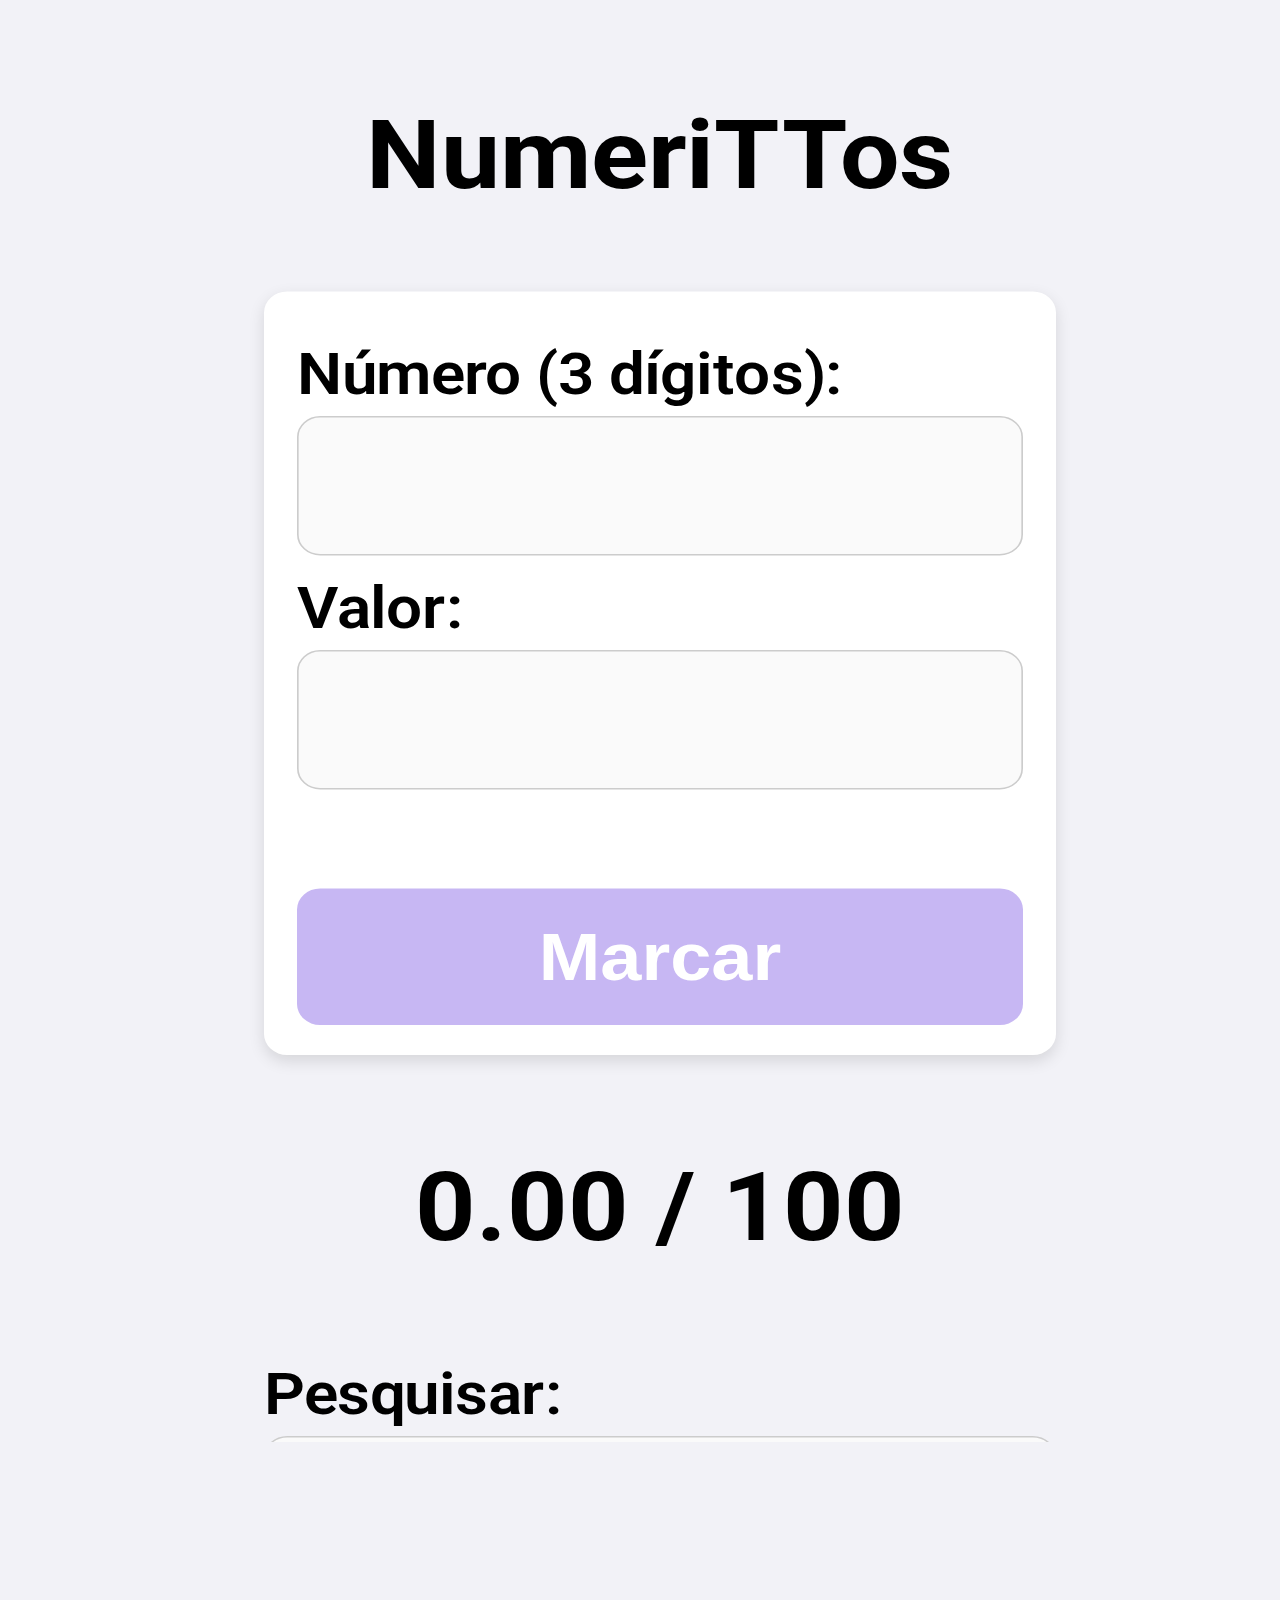
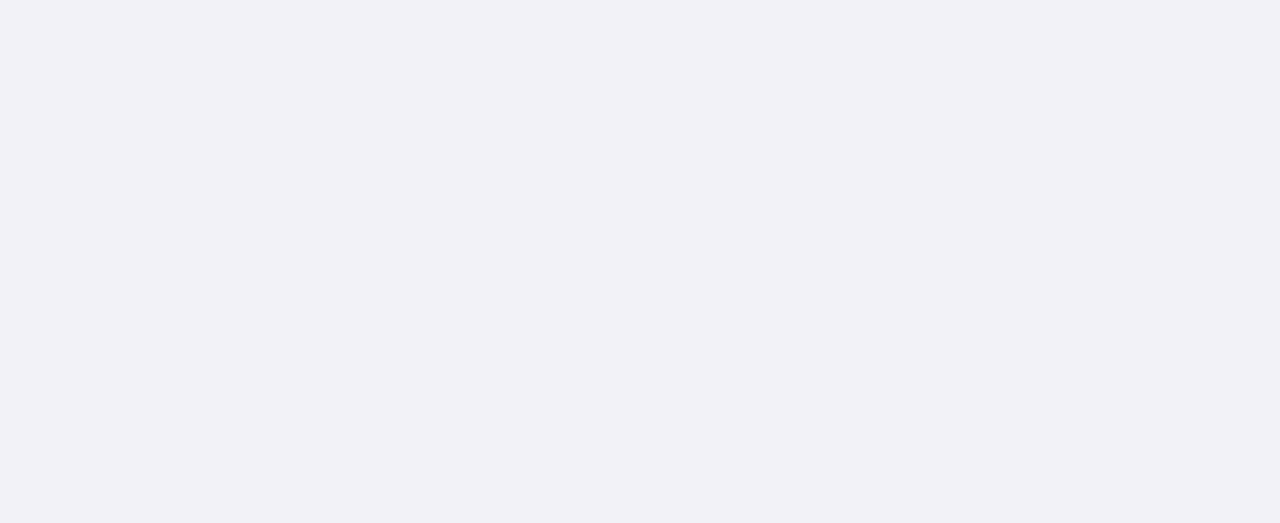
<file: index.html>
<!DOCTYPE html>
<html lang="pt">
<head>
    <meta charset="UTF-8">
    <title>NumeriTTos</title>

    <!-- Fonte Android (Roboto) -->
    <link href="https://fonts.googleapis.com/css2?family=Roboto:wght@300;400;500;700&display=swap" rel="stylesheet">

    <!-- CSS externo -->
    <link rel="stylesheet" href="style.css">
</head>

<body>

    <div class="container">

        <h2>NumeriTTos</h2>

        <form novalidate>
            <label for="numero">Número (3 dígitos):</label>
            <input type="text" id="numero" maxlength="3" autocomplete="off" inputmode="numeric">

            <label for="valor">Valor:</label>
            <input type="text" id="valor" autocomplete="off" inputmode="decimal">

            <div id="aviso"></div>

            <button id="botao" type="submit" disabled>Marcar</button>
        </form>

        <h3><span id="totalGlobal">0.00</span> / 100</h3>

        <label for="pesquisa">Pesquisar:</label>
        <input type="text" id="pesquisa" autocomplete="off" placeholder="Procurar número ou valor">

        <h3>Registos:</h3>
        <ul id="lista"></ul>

        <button id="apagarTudo">Apagar Lista Completa</button>

    </div>

    <!-- Script principal -->
    <script src="script.js"></script>

</body>
</html>
</file>
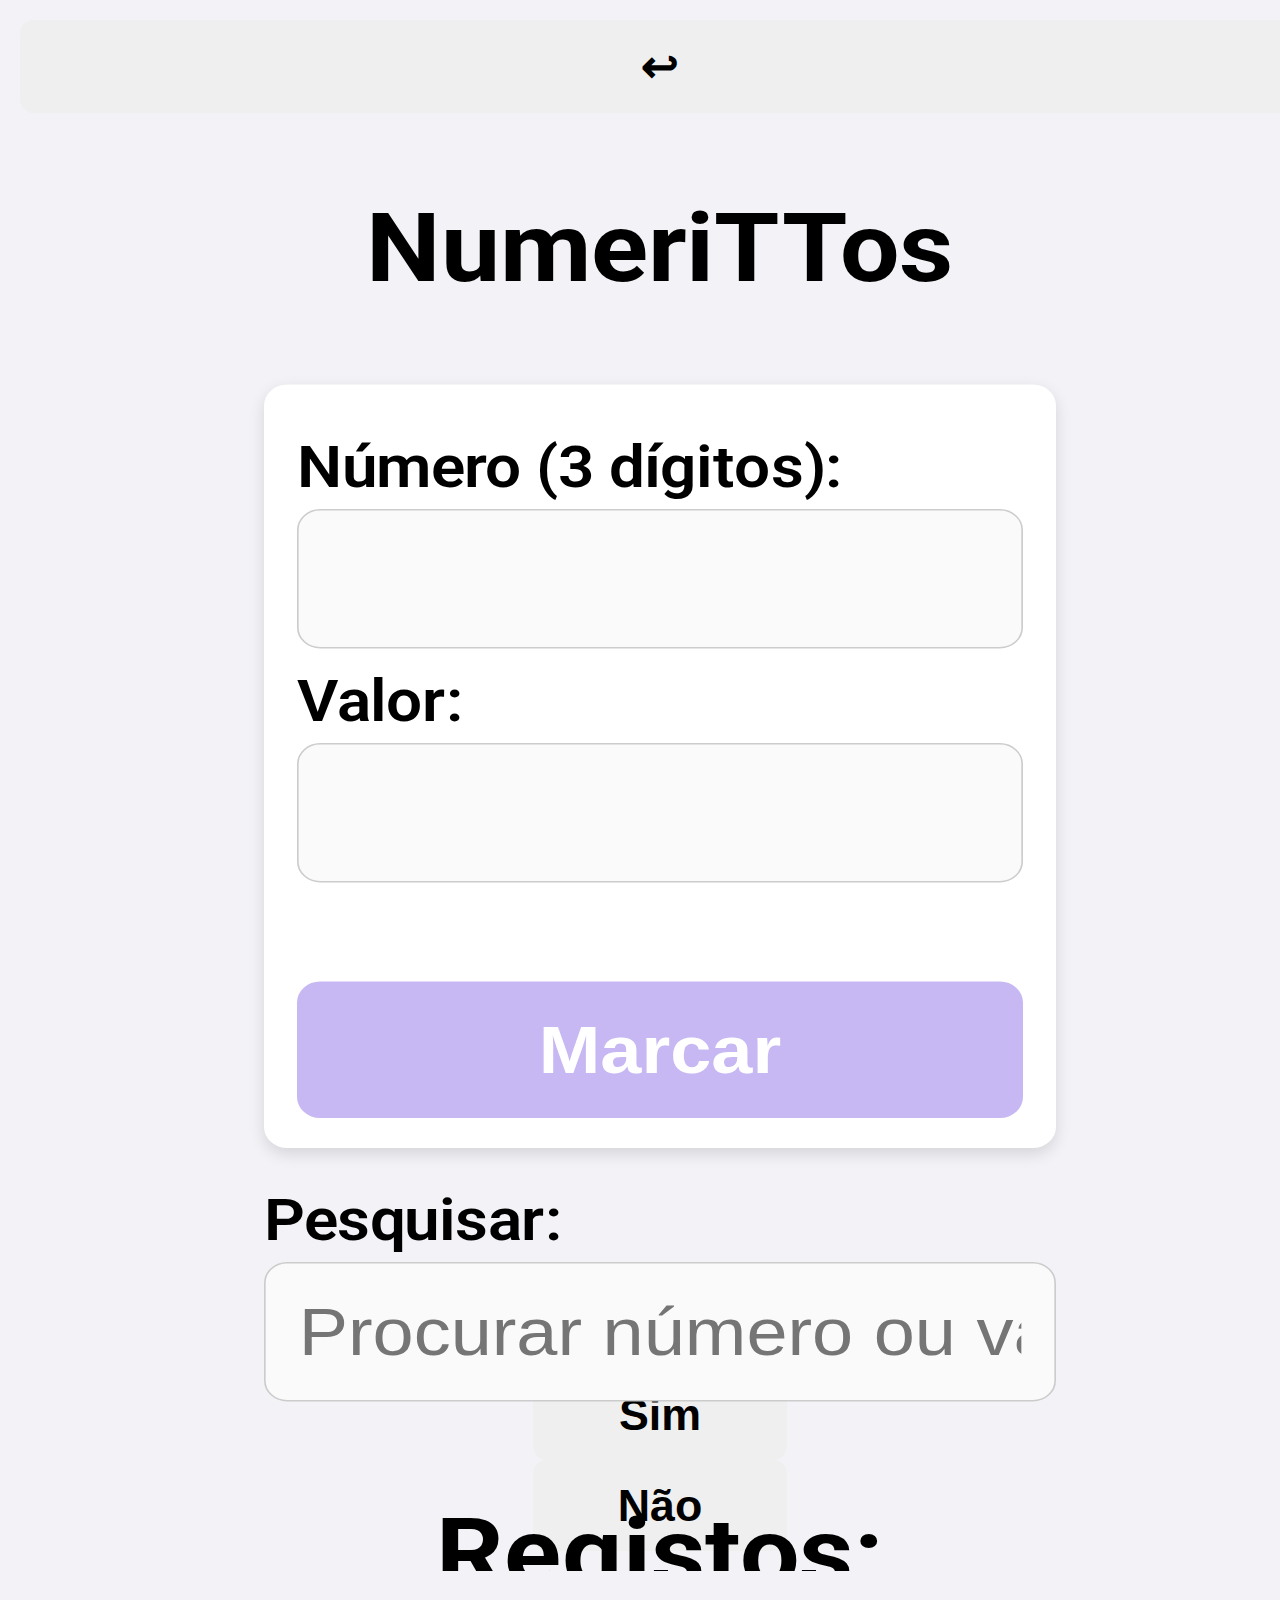
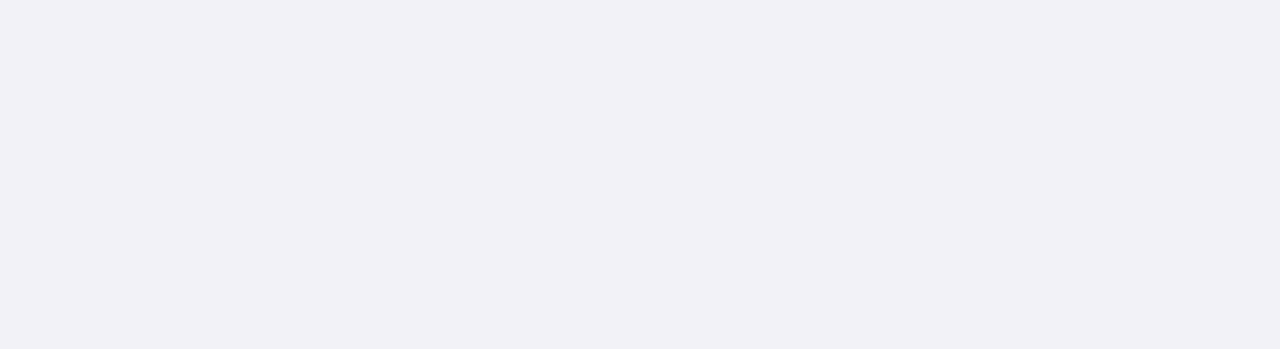
<file: numeros.html>
<!DOCTYPE html>
<html lang="pt">
<head>
    <meta charset="UTF-8">
    <title>NumeriTTos</title>

    <!-- Fonte Android (Roboto) -->
    <link href="https://fonts.googleapis.com/css2?family=Roboto:wght@300;400;500;700&display=swap" rel="stylesheet">

    <!-- CSS externo -->
    <link rel="stylesheet" href="style.css">
</head>

<body>

<body>
    <button class="btn-back" onclick="window.history.back()">
        ↩
    </button>


    <div class="container">

        <h2>NumeriTTos</h2>

        <form novalidate>
            <label for="numero">Número (3 dígitos):</label>
            <input type="text" id="numero" maxlength="3" autocomplete="off" inputmode="numeric">

            <label for="valor">Valor:</label>
            <input type="text" id="valor" autocomplete="off" inputmode="decimal">

            <div id="aviso"></div>

            <button id="botao" type="submit" disabled>Marcar</button>
        </form>

        <!-- Mantido para o script funcionar, mas invisível -->
        <span id="totalGlobal" style="display:none;">0.00</span>

        <label for="pesquisa">Pesquisar:</label>
        <input type="text" id="pesquisa" autocomplete="off" placeholder="Procurar número ou valor">

        <h3>Registos:</h3>
        <ul id="lista"></ul>

        <button id="apagarTudo">Apagar Lista Completa</button>

    </div>

    <!-- POPUP MODERNO DE CONFIRMAÇÃO -->
    <div id="popup-confirmacao" class="popup-overlay">
        <div class="popup-box">
            <p id="popup-mensagem"></p>

            <div class="popup-botoes">
                <button id="popup-sim" class="popup-btn-sim">Sim</button>
                <button id="popup-nao" class="popup-btn-nao">Não</button>
            </div>
        </div>
    </div>

    <!-- Script principal -->
    <script src="numeros.js"></script>

</body>
</html>
</file>
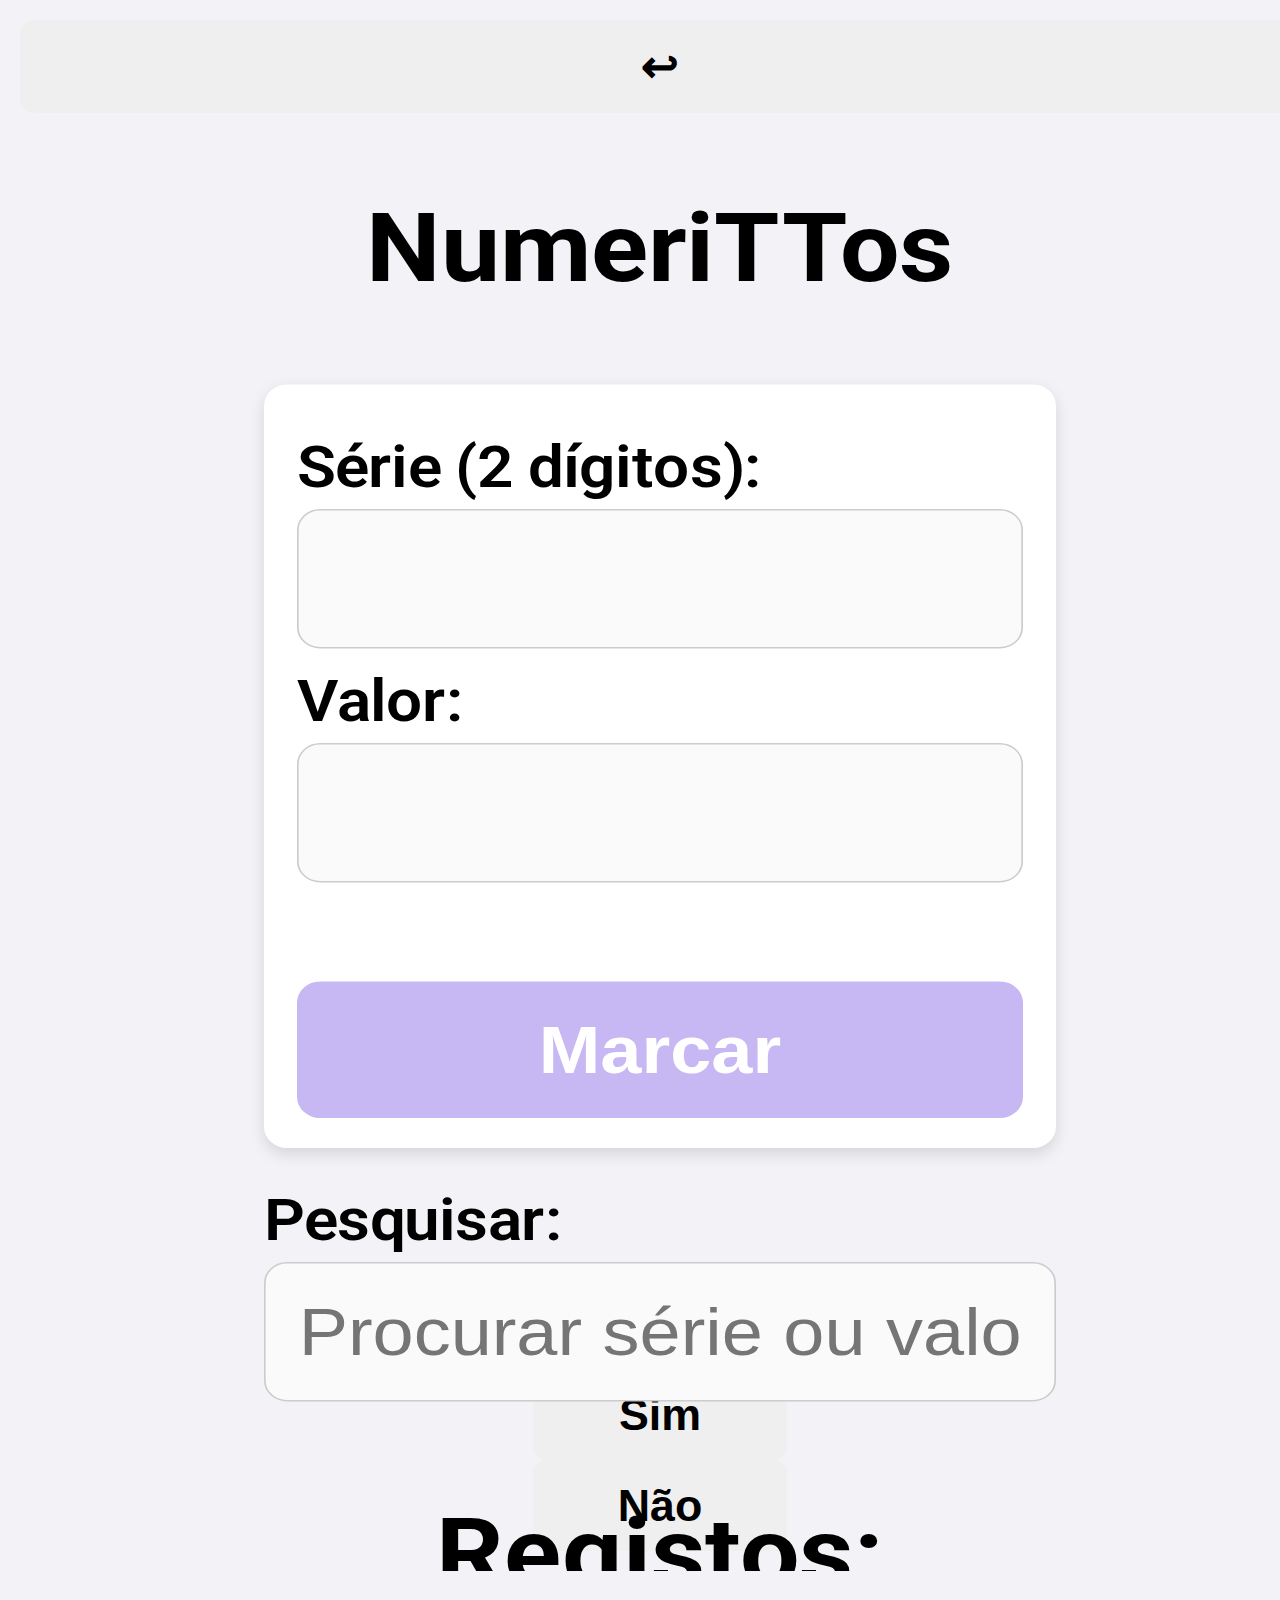
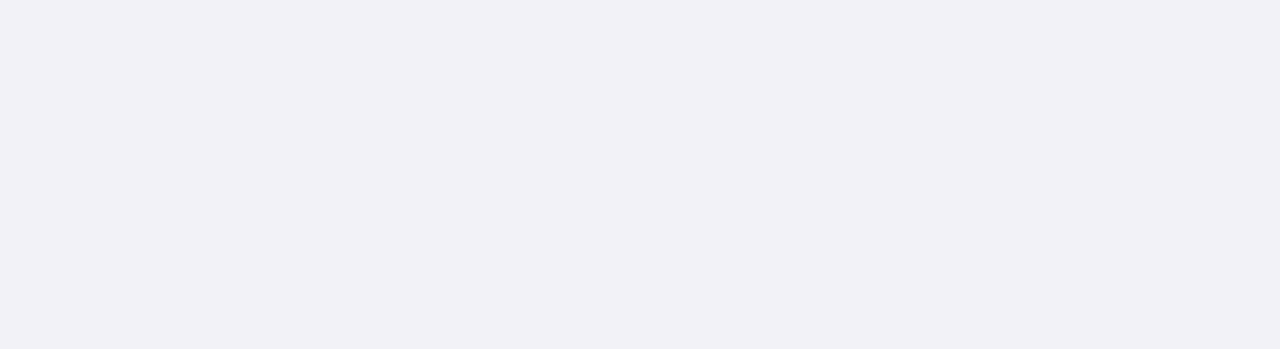
<file: series.html>
<!DOCTYPE html>
<html lang="pt">
<head>
    <meta charset="UTF-8">
    <title>NumeriTTos</title>

    <!-- Fonte Android (Roboto) -->
    <link href="https://fonts.googleapis.com/css2?family=Roboto:wght@300;400;500;700&display=swap" rel="stylesheet">

    <!-- CSS externo -->
    <link rel="stylesheet" href="style.css">
</head>

<body>

    <button class="btn-back" onclick="window.history.back()">↩</button>

    <div class="container">

        <h2>NumeriTTos</h2>

        <form novalidate>
            <label for="numero">Série (2 dígitos):</label>
            <input type="text" id="numero" maxlength="2" autocomplete="off" inputmode="numeric">

            <label for="valor">Valor:</label>
            <input type="text" id="valor" autocomplete="off" inputmode="decimal">

            <div id="aviso"></div>

            <button id="botao" type="submit" disabled>Marcar</button>
        </form>

        <!-- Mantido para o script funcionar, mas invisível -->
        <span id="totalGlobal" style="display:none;">0.00</span>

        <label for="pesquisa">Pesquisar:</label>
        <input type="text" id="pesquisa" autocomplete="off" placeholder="Procurar série ou valor">

        <h3>Registos:</h3>
        <ul id="lista"></ul>

        <button id="apagarTudo">Apagar Lista Completa</button>

    </div>

    <!-- POPUP MODERNO DE CONFIRMAÇÃO -->
    <div id="popup-confirmacao" class="popup-overlay">
        <div class="popup-box">
            <p id="popup-mensagem"></p>

            <div class="popup-botoes">
                <button id="popup-sim" class="popup-btn-sim">Sim</button>
                <button id="popup-nao" class="popup-btn-nao">Não</button>
            </div>
        </div>
    </div>

    <!-- Script principal (modular) -->
    <script type="module" src="series.js"></script>

</body>
</html>
</file>
<file: style.css>
/* ------------------------------
   BASE (Material Design 3)
--------------------------------*/
:root {
    --md-primary: #6200ee;
    --md-primary-light: #bb86fc;
    --md-primary-dark: #3700b3;

    --md-surface: #ffffff;
    --md-background: #f2f2f7;

    --md-error: #cf6679;
    --md-success: #0a8754;

    --md-radius: 14px;
    --md-shadow: 0 4px 10px rgba(0,0,0,0.12);
}

/* Impedir scroll lateral */
html, body {
    width: 100%;
    max-width: 100%;
    overflow-x: hidden;
}

/* CENTRAR TUDO + DOBRAR TAMANHO DAS LETRAS */
body {
    font-family: "Roboto", Arial, sans-serif;
    background: var(--md-background);
    margin: 0;
    padding: 20px;

    font-size: 32px;

    display: flex;
    flex-direction: column;
    align-items: center;
}

/* CONTAINER CENTRAL + AUMENTO 50% + 10% HORIZONTAL */
.container {
    width: 100%;
    max-width: 480px;

    /* +10% horizontal, +50% vertical */
    transform: scaleX(1.65) scaleY(1.5);
    transform-origin: top center;
}

/* ------------------------------
   TÍTULOS
--------------------------------*/
h2, h3 {
    text-align: center;
    width: 100%;
    font-size: 2em;
}

/* ------------------------------
   FORMULÁRIO
--------------------------------*/
form {
    background: var(--md-surface);
    padding: 20px;
    border-radius: var(--md-radius);
    box-shadow: var(--md-shadow);
    margin-bottom: 25px;
    width: 100%;
    box-sizing: border-box;
}

label {
    font-size: 1.2em;
    font-weight: 600;
    margin-top: 12px;
    display: block;
}

input {
    width: 100%;
    padding: 20px;
    margin-top: 6px;
    border-radius: var(--md-radius);
    border: 1px solid #ccc;
    font-size: 1.4em;
    background: #fafafa;
    transition: 0.2s;
    box-sizing: border-box;
}

input:focus {
    border-color: var(--md-primary);
    background: #fff;
    outline: none;
    box-shadow: 0 0 0 3px rgba(98,0,238,0.2);
}

/* ------------------------------
   AVISOS
--------------------------------*/
#aviso {
    margin: 12px 0;
    font-weight: 600;
    min-height: 32px;
    font-size: 1.2em;
}

/* ------------------------------
   BOTÕES
--------------------------------*/
button {
    padding: 20px;
    border: none;
    border-radius: var(--md-radius);
    font-size: 1.4em;
    font-weight: 600;
    cursor: pointer;
    transition: 0.2s;
    width: 100%;
    box-sizing: border-box;
}

#botao {
    background: var(--md-primary);
    color: white;
    margin-top: 10px;
}

#botao:disabled {
    background: #c7b7f3;
    cursor: not-allowed;
}

#apagarTudo {
    background: var(--md-error);
    color: white;
    margin-top: 20px;
}

/* ------------------------------
   LISTA DE REGISTOS (1 LINHA)
--------------------------------*/
ul {
    list-style: none;
    padding: 0;
    width: 100%;
}

li {
    background: var(--md-surface);
    padding: 16px;
    margin-bottom: 16px;
    border-radius: var(--md-radius);
    box-shadow: var(--md-shadow);

    display: flex;
    align-items: center;
    justify-content: space-between;
    gap: 10px;

    width: 100%;
    box-sizing: border-box;
    overflow: hidden;
}

li .info {
    flex-grow: 1;
    font-size: 1.4em;
    overflow: hidden;
    text-overflow: ellipsis;
    white-space: nowrap;
}

/* ------------------------------
   BOTÕES DA LISTA
--------------------------------*/

/* Botão X pequeno */
li button.apagar {
    background: var(--md-error);
    color: white;
    width: 28px;
    height: 28px;
    padding: 0;
    font-size: 0.7em;
    font-weight: bold;
    border-radius: 6px;
    display: flex;
    align-items: center;
    justify-content: center;
}

/* Botão Fixo (curto) */
li button.btn-fixo {
    background: var(--md-primary);
    color: white;
    padding: 4px 6px;
    font-size: 0.55em;
    border-radius: 6px;
    white-space: nowrap;
    min-width: 45px;
    height: 28px;
    text-align: center;
}

/* Botão Normal (curto) */
li button.remover {
    background: #ff9800;
    color: white;
    padding: 4px 6px;
    font-size: 0.55em;
    border-radius: 6px;
    white-space: nowrap;
    min-width: 45px;
    height: 28px;
    text-align: center;
}

/* Fixos destacados */
li.fixo {
    border-left: 6px solid var(--md-primary);
    color: var(--md-primary-dark) !important;
    font-weight: bold;
}

/* ==========================================================
   🔥 AJUSTES EXCLUSIVOS PARA A LINHA DA LISTA
   ========================================================== */

li .extra-input {
    width: 110px; /* AUMENTADO HORIZONTALMENTE */
    padding: 6px;
    font-size: 0.7em;
    border-radius: 8px;
    border: 1px solid #ccc;
    background: #f5f5f5;
    box-sizing: border-box;
}

/* Botão verde pequeno ✓ */
li button.desfazer-fixo {
    background: var(--md-success);
    color: white;
    width: 28px;
    height: 28px;
    padding: 0;
    font-size: 0.7em;
    border-radius: 6px;
    display: flex;
    align-items: center;
    justify-content: center;
}

/* Botões compactos Fixo / Normal */
li button.btn-fixo,
li button.remover {
    padding: 4px 6px;
    font-size: 0.55em;
    min-width: 45px;
    height: 28px;
    border-radius: 6px;
}
</file>
